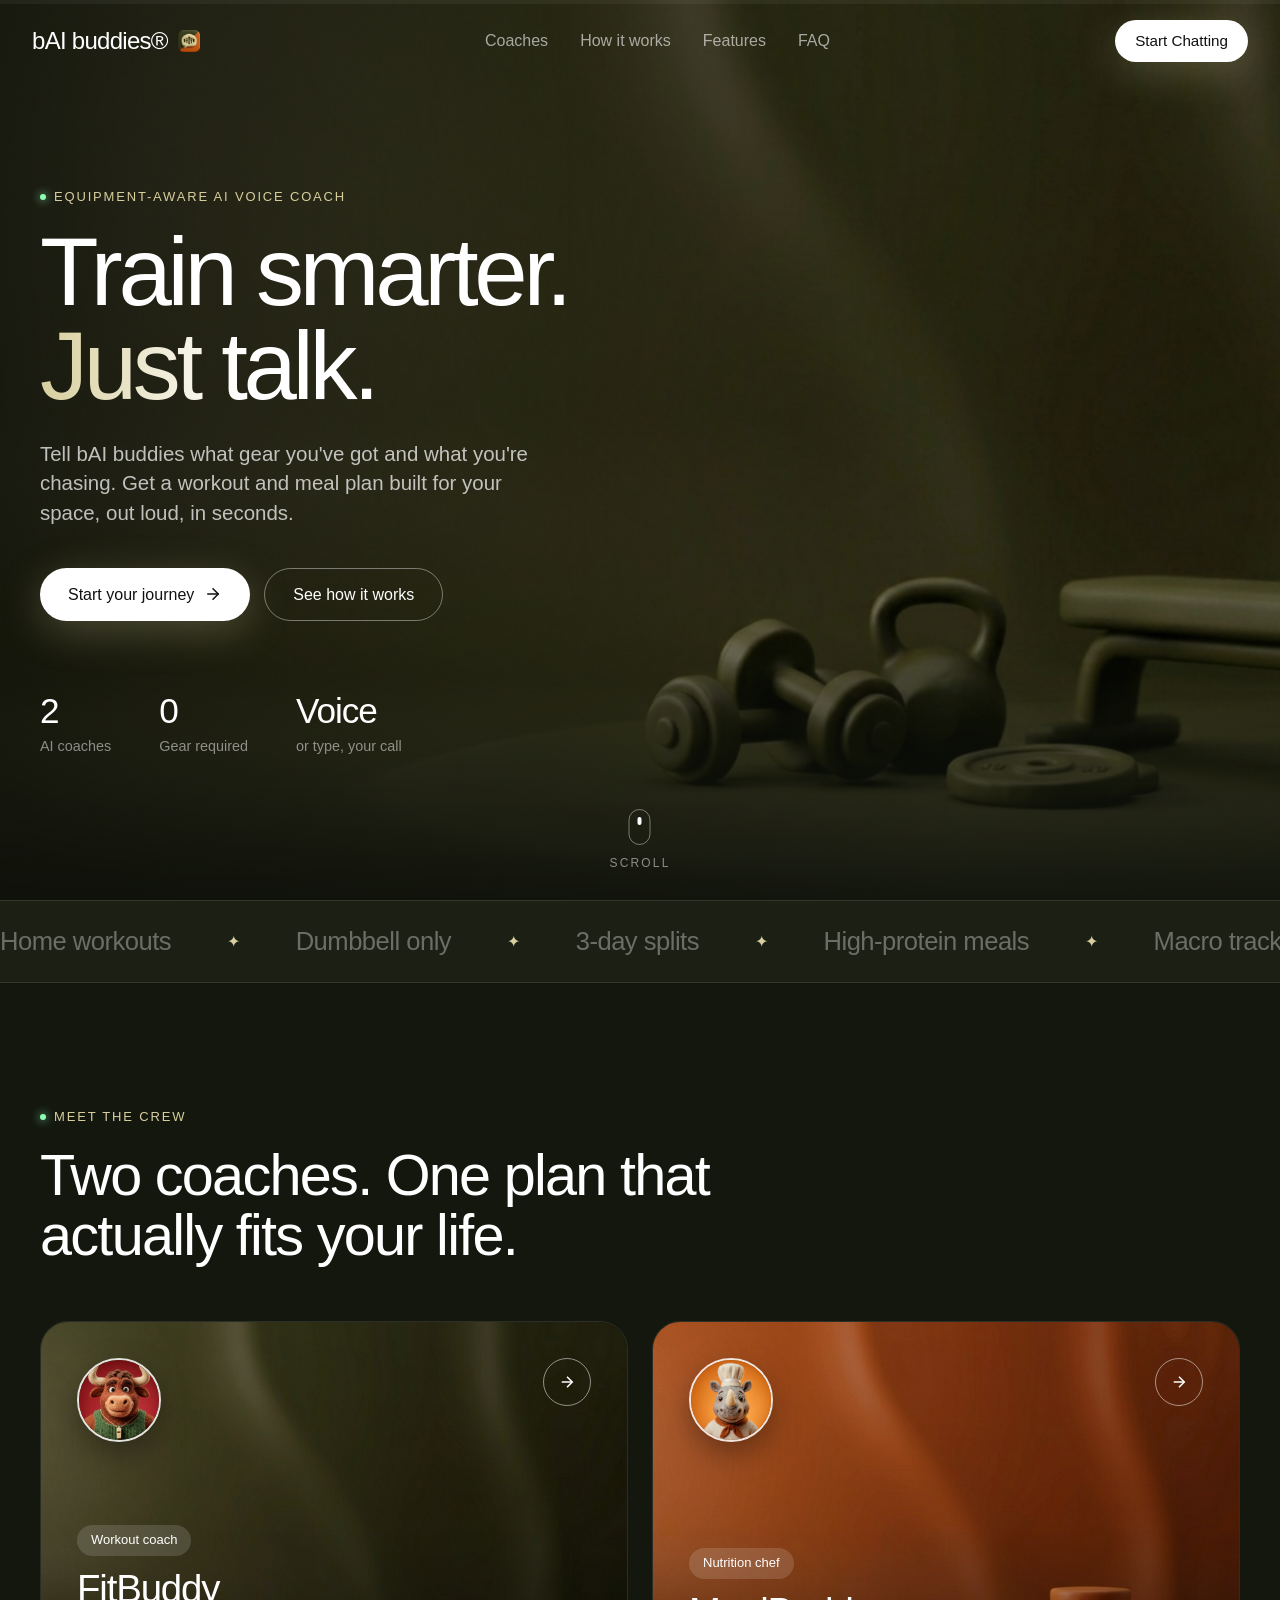
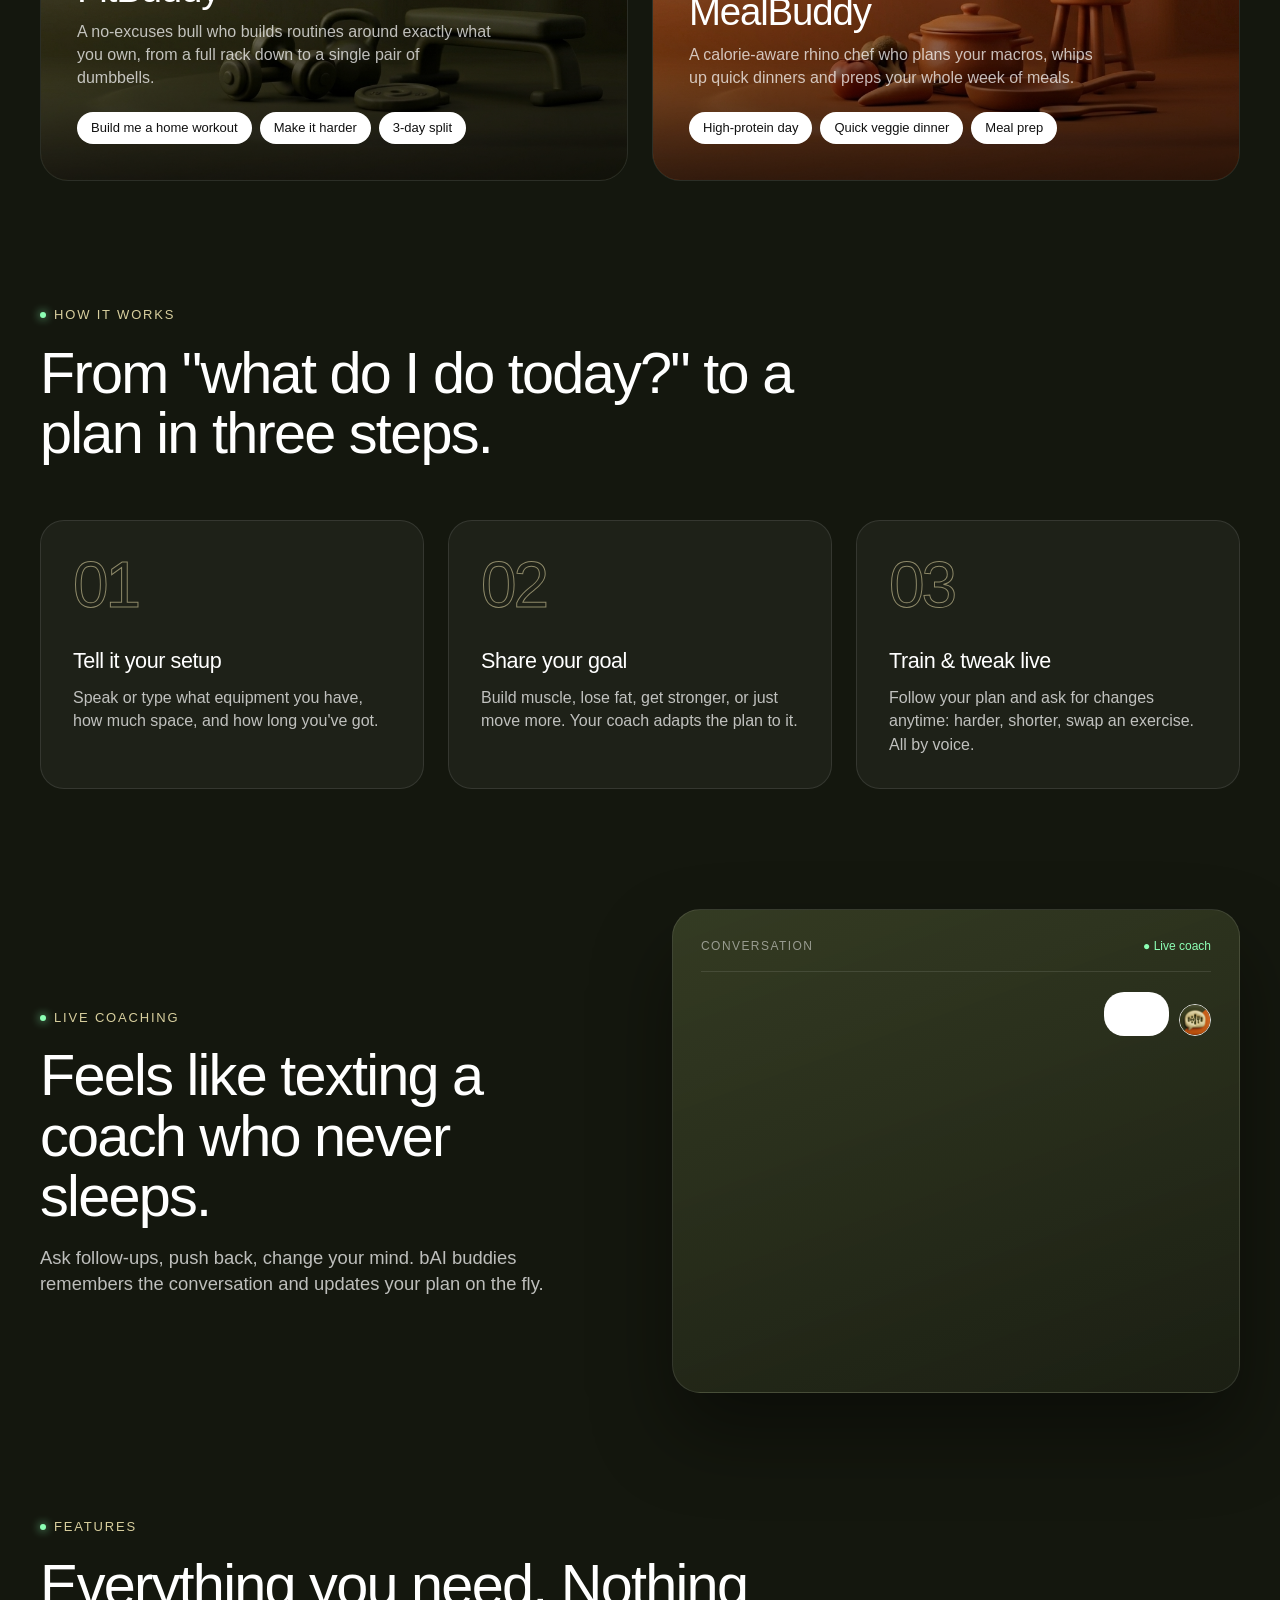
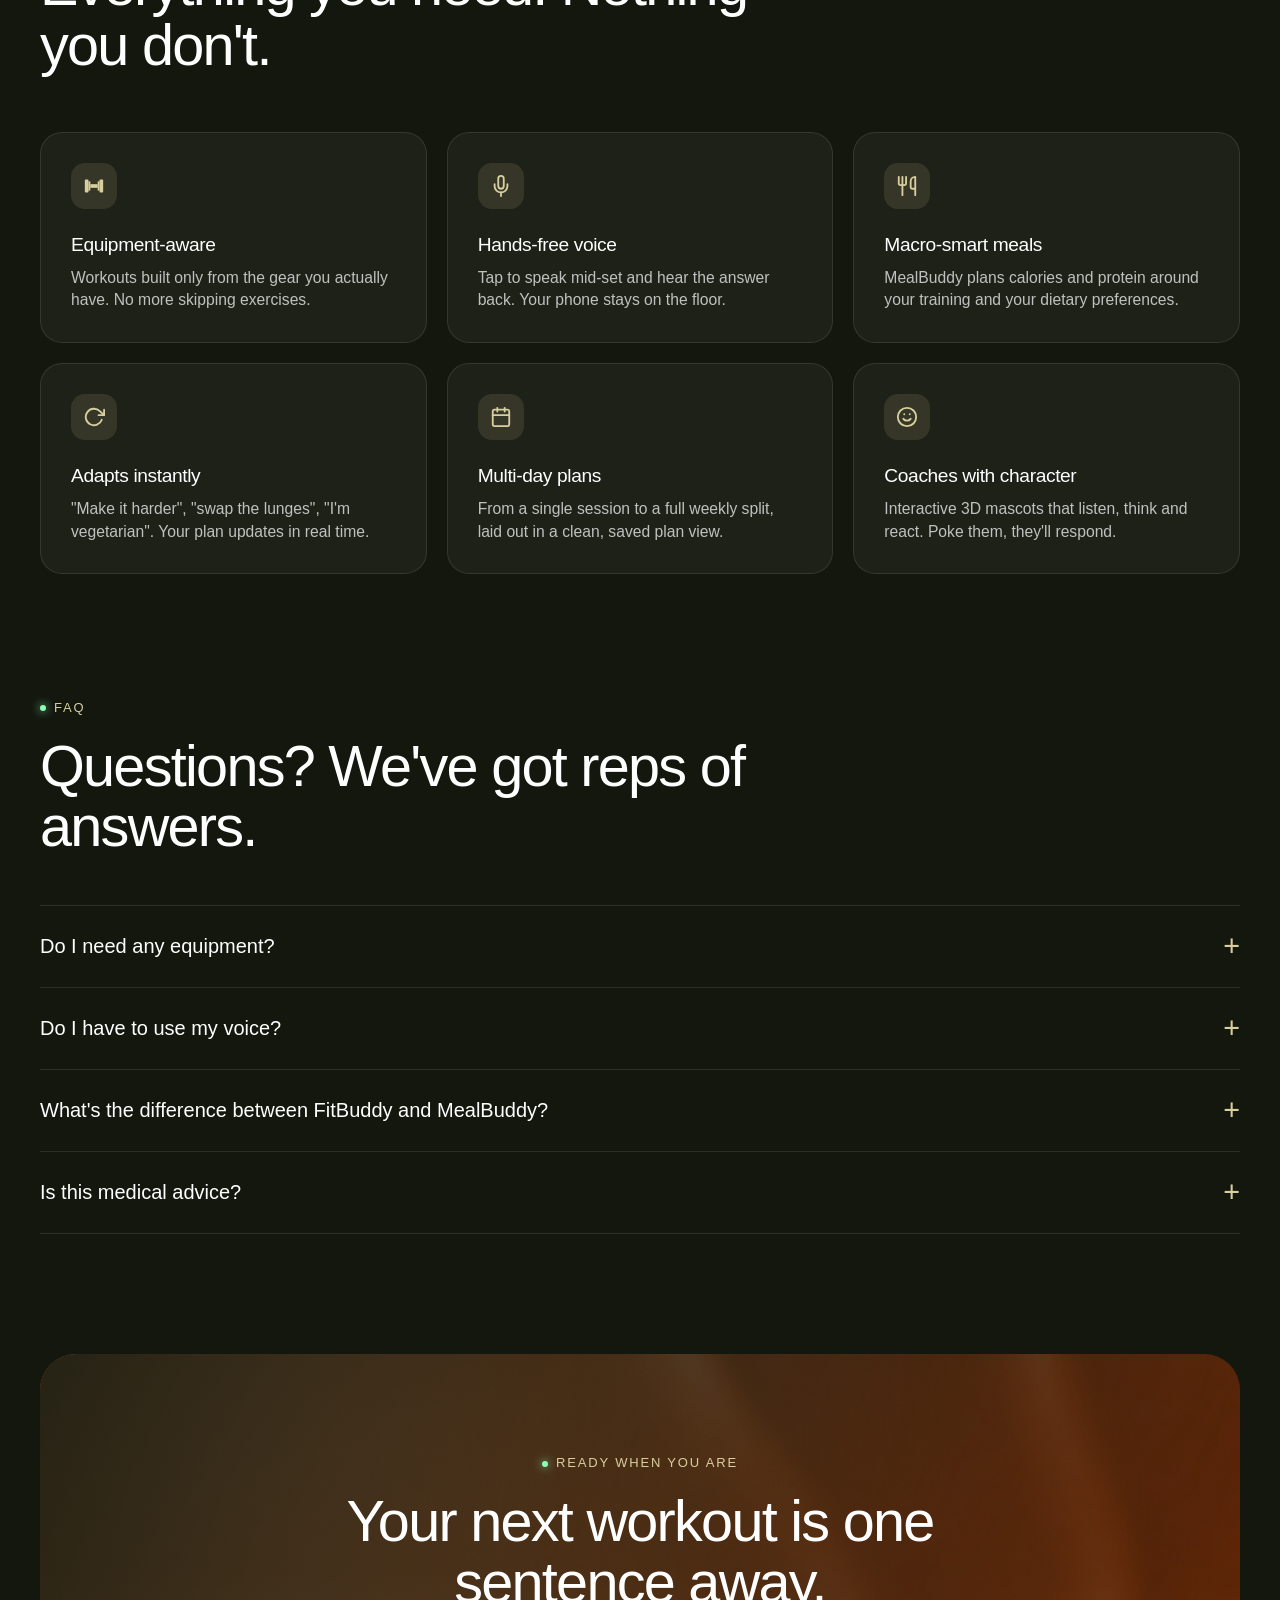
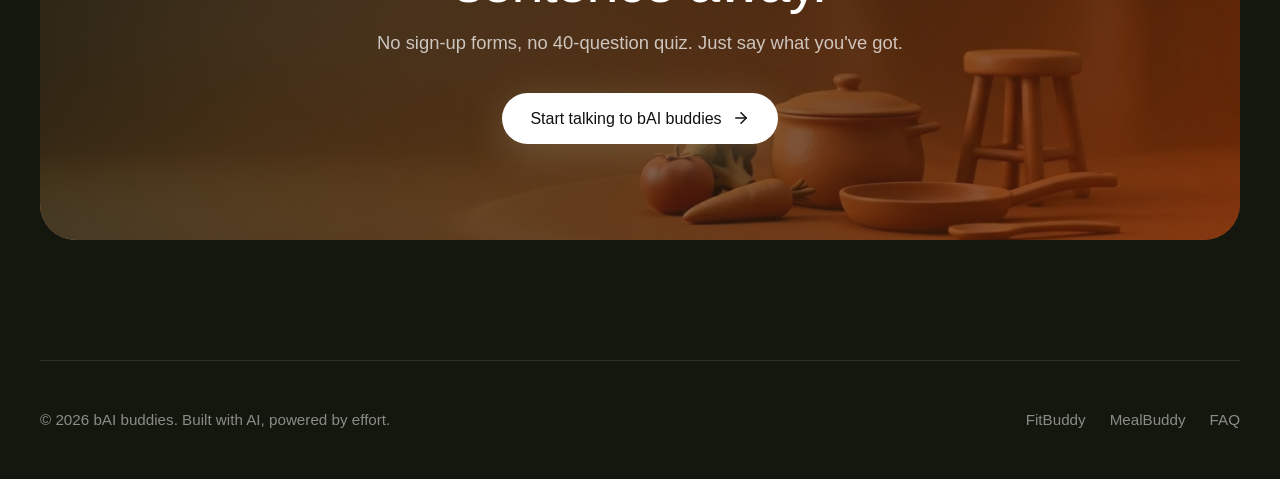
<file: frontend/index.html>
<!DOCTYPE html>
<html lang="en">

<head>
    <meta charset="UTF-8">
    <meta name="viewport" content="width=device-width, initial-scale=1.0, viewport-fit=cover">
    <title>bAI buddies: AI Voice Fitness &amp; Nutrition Coach</title>
    <meta name="description"
        content="bAI buddies is an equipment-aware AI voice fitness coach, and MealBuddy is its nutrition chef. Talk or type to build workout and meal plans tailored to your gear, space and goals.">
    <meta name="theme-color" content="#1c2014">
    <link rel="icon" type="image/png" sizes="32x32" href="icon-32.png">
    <link rel="icon" type="image/png" sizes="192x192" href="icon-192.png">
    <link rel="apple-touch-icon" href="apple-touch-icon.png">

    <link rel="stylesheet"
        href="https://db.onlinewebfonts.com/c/5ac3fe7c6abd2f62067f266d89671492?family=HelveticaNowDisplay-Medium">
    <link rel="stylesheet"
        href="https://db.onlinewebfonts.com/c/1aa3377e489837a26d019bba501e779d?family=HelveticaNowDisplayW01-Rg">

    <link rel="stylesheet" href="style.css?v=32">

    <style>
        /* =========================================================
           LANDING PAGE — always dark, olive (fit) + orange (meal)
           ========================================================= */
        :root {
            --l-bg: #14170e;
            --l-bg-2: #1c2014;
            --l-olive: #4f5934;
            --l-khaki: #d8cf9e;
            --l-orange: #e8701e;
            --l-card: rgba(255, 255, 255, 0.045);
            --l-card-hover: rgba(255, 255, 255, 0.08);
            --l-line: rgba(255, 255, 255, 0.1);
            --l-text-2: rgba(255, 255, 255, 0.72);
            --l-text-3: rgba(255, 255, 255, 0.5);
        }

        html,
        body {
            height: auto;
            min-height: 100%;
            overflow-x: hidden;
            overflow-y: auto;
        }

        html {
            -ms-overflow-style: none; /* IE and Edge */
            scrollbar-width: none; /* Firefox */
        }

        /* Hide Scrollbar */
        ::-webkit-scrollbar {
            display: none;
        }

        /* Scroll Progress Bar */
        .scroll-progress-container {
            position: fixed;
            top: 0;
            left: 0;
            width: 100%;
            height: 4px;
            background: rgba(255, 255, 255, 0.05);
            z-index: 9999;
            pointer-events: none;
        }

        .scroll-progress-bar {
            height: 100%;
            width: 0%;
            background: linear-gradient(90deg, #8cffb4, #e8701e);
            border-radius: 0 2px 2px 0;
            transition: width 0.05s ease-out;
            box-shadow: 0 0 10px rgba(140, 255, 180, 0.4);
        }

        body {
            background: var(--l-bg);
            color: #fff;
            scroll-behavior: smooth;
        }

        a {
            color: inherit;
        }

        .container {
            width: min(1200px, 100% - 48px);
            margin: 0 auto;
        }

        .eyebrow {
            display: inline-flex;
            align-items: center;
            gap: 8px;
            font-size: 13px;
            letter-spacing: 0.14em;
            text-transform: uppercase;
            color: var(--l-khaki);
            margin-bottom: 18px;
        }

        .eyebrow::before {
            content: '';
            width: 6px;
            height: 6px;
            border-radius: 50%;
            background: #8cffb4;
            box-shadow: 0 0 10px #8cffb4;
        }

        .section {
            padding: 120px 0;
            position: relative;
        }

        .section-title {
            font-family: var(--font-heading);
            font-size: clamp(2.2rem, 4.5vw, 3.6rem);
            line-height: 1.05;
            letter-spacing: -0.03em;
            max-width: 760px;
        }

        .section-lead {
            margin-top: 18px;
            max-width: 560px;
            font-size: 1.15rem;
            color: var(--l-text-2);
        }

        /* ---------- NAV ---------- */
        .l-nav {
            position: fixed;
            top: 0;
            left: 0;
            right: 0;
            z-index: 20;
            display: flex;
            align-items: center;
            justify-content: space-between;
            padding: 20px 32px;
            transition: background 0.4s ease, backdrop-filter 0.4s ease, padding 0.4s ease;
        }

        .l-nav.scrolled {
            background: rgba(20, 23, 14, 0.72);
            backdrop-filter: blur(14px);
            -webkit-backdrop-filter: blur(14px);
            padding: 14px 32px;
            border-bottom: 1px solid var(--l-line);
        }

        .l-brand {
            display: flex;
            align-items: center;
            gap: 10px;
            font-family: var(--font-heading);
            font-size: 24px;
            letter-spacing: -0.03em;
            text-decoration: none;
        }

        .l-links {
            display: flex;
            gap: 32px;
            font-size: 16px;
        }

        .l-links a {
            text-decoration: none;
            opacity: 0.6;
            transition: opacity 0.2s ease;
        }

        .l-links a:hover {
            opacity: 1;
        }

        .btn {
            display: inline-flex;
            align-items: center;
            gap: 10px;
            padding: 14px 28px;
            border-radius: 100px;
            font-size: 1rem;
            text-decoration: none;
            white-space: nowrap;
            transition: transform 0.25s var(--ease-out), background 0.25s ease, color 0.25s ease, box-shadow 0.25s ease;
        }

        .btn svg {
            transition: transform 0.25s var(--ease-out);
        }

        .btn:hover svg {
            transform: translateX(4px);
        }

        .btn-primary {
            background: #fff;
            color: #111;
            box-shadow: 0 10px 40px rgba(216, 207, 158, 0.25);
        }

        .btn-primary:hover {
            transform: translateY(-2px);
            background: var(--l-khaki);
        }

        .btn-ghost {
            border: 1px solid rgba(255, 255, 255, 0.4);
            color: #fff;
        }

        .btn-ghost:hover {
            background: rgba(255, 255, 255, 0.1);
            transform: translateY(-2px);
        }

        .btn-sm {
            padding: 10px 20px;
            font-size: 0.95rem;
        }

        /* ---------- HERO ---------- */
        .hero {
            min-height: 100vh;
            min-height: 100svh;
            display: flex;
            align-items: center;
            position: relative;
            overflow: hidden;
            padding: 120px 0 80px;
        }

        .hero-bg {
            position: absolute;
            inset: -4%;
            background: url('bg-fitbuddy-olive.jpg') center bottom / cover no-repeat;
            will-change: transform;
        }

        .hero::after {
            content: '';
            position: absolute;
            inset: 0;
            pointer-events: none;
            background:
                linear-gradient(90deg, rgba(14, 16, 9, 0.85) 0%, rgba(14, 16, 9, 0.45) 45%, rgba(14, 16, 9, 0.1) 75%),
                linear-gradient(0deg, var(--l-bg) 0%, rgba(20, 23, 14, 0) 30%);
        }

        .hero-inner {
            position: relative;
            z-index: 1;
        }

        .hero-title {
            font-family: var(--font-heading);
            font-size: clamp(3rem, 7.5vw, 6.4rem);
            line-height: 0.98;
            letter-spacing: -0.045em;
            max-width: 820px;
        }

        .hero-title em {
            font-style: normal;
            background: linear-gradient(90deg, var(--l-khaki), #fff 60%);
            -webkit-background-clip: text;
            background-clip: text;
            color: transparent;
        }

        .hero-sub {
            margin: 26px 0 40px;
            max-width: 520px;
            font-size: clamp(1.1rem, 1.6vw, 1.3rem);
            color: var(--l-text-2);
        }

        .hero-ctas {
            display: flex;
            gap: 14px;
            flex-wrap: wrap;
        }

        .hero-stats {
            display: flex;
            gap: 48px;
            margin-top: 64px;
            flex-wrap: wrap;
        }

        .stat-num {
            font-family: var(--font-heading);
            font-size: 2.2rem;
            letter-spacing: -0.03em;
        }

        .stat-label {
            font-size: 0.9rem;
            color: var(--l-text-3);
        }

        .scroll-cue {
            position: absolute;
            left: 50%;
            bottom: 28px;
            z-index: 2;
            transform: translateX(-50%);
            display: flex;
            flex-direction: column;
            align-items: center;
            gap: 10px;
            font-size: 12px;
            letter-spacing: 0.18em;
            text-transform: uppercase;
            color: var(--l-text-3);
            text-decoration: none;
        }

        .scroll-cue span {
            width: 22px;
            height: 36px;
            border: 1.5px solid rgba(255, 255, 255, 0.4);
            border-radius: 12px;
            position: relative;
        }

        .scroll-cue span::after {
            content: '';
            position: absolute;
            left: 50%;
            top: 7px;
            width: 4px;
            height: 8px;
            margin-left: -2px;
            border-radius: 2px;
            background: #fff;
            animation: wheel 1.8s ease-in-out infinite;
        }

        @keyframes wheel {
            0% {
                opacity: 0;
                transform: translateY(0);
            }

            30% {
                opacity: 1;
            }

            100% {
                opacity: 0;
                transform: translateY(12px);
            }
        }

        /* ---------- MARQUEE ---------- */
        .marquee {
            border-top: 1px solid var(--l-line);
            border-bottom: 1px solid var(--l-line);
            overflow: hidden;
            padding: 22px 0;
            background: var(--l-bg-2);
        }

        .marquee-track {
            display: flex;
            gap: 56px;
            width: max-content;
            animation: marquee 32s linear infinite;
            font-family: var(--font-heading);
            font-size: 1.6rem;
            letter-spacing: -0.02em;
            color: rgba(255, 255, 255, 0.35);
        }

        .marquee-track span {
            display: inline-flex;
            align-items: center;
            gap: 56px;
        }

        .marquee-track span::after {
            content: '✦';
            color: var(--l-khaki);
            font-size: 1rem;
        }

        @keyframes marquee {
            to {
                transform: translateX(-50%);
            }
        }

        /* ---------- COACHES ---------- */
        .coaches {
            display: grid;
            grid-template-columns: 1fr 1fr;
            gap: 24px;
            margin-top: 56px;
        }

        .coach-card {
            position: relative;
            overflow: hidden;
            border-radius: 28px;
            min-height: 460px;
            padding: 36px;
            display: flex;
            flex-direction: column;
            justify-content: flex-end;
            border: 1px solid var(--l-line);
            text-decoration: none;
            isolation: isolate;
        }

        .coach-card::before {
            content: '';
            position: absolute;
            inset: 0;
            z-index: -2;
            background-size: cover;
            background-position: right bottom;
            transition: transform 1.2s var(--ease-out);
        }

        .coach-card::after {
            content: '';
            position: absolute;
            inset: 0;
            z-index: -1;
            background: linear-gradient(0deg, rgba(0, 0, 0, 0.7) 0%, rgba(0, 0, 0, 0.1) 55%, rgba(0, 0, 0, 0) 100%);
        }

        .coach-card:hover::before {
            transform: scale(1.06);
        }

        .coach-fit::before {
            background-image: url('bg-fitbuddy-olive.jpg');
        }

        .coach-meal::before {
            background-image: url('bg-mealbuddy-kitchen.jpg');
        }

        .coach-avatar {
            width: 84px;
            height: 84px;
            border-radius: 50%;
            border: 2px solid rgba(255, 255, 255, 0.85);
            object-fit: cover;
            margin-bottom: auto;
            box-shadow: 0 12px 30px rgba(0, 0, 0, 0.35);
            transition: transform 0.6s var(--ease-out);
        }

        .coach-card:hover .coach-avatar {
            transform: rotate(-6deg) scale(1.06);
        }

        .coach-tag {
            display: inline-block;
            margin-bottom: 14px;
            padding: 6px 14px;
            border-radius: 100px;
            font-size: 13px;
            background: rgba(255, 255, 255, 0.14);
            backdrop-filter: blur(8px);
        }

        .coach-name {
            font-family: var(--font-heading);
            font-size: 2.4rem;
            letter-spacing: -0.03em;
            line-height: 1;
        }

        .coach-desc {
            margin: 12px 0 22px;
            color: var(--l-text-2);
            max-width: 420px;
        }

        .coach-chips {
            display: flex;
            flex-wrap: wrap;
            gap: 8px;
        }

        .coach-chips span {
            padding: 7px 14px;
            border-radius: 100px;
            font-size: 13px;
            background: #fff;
            color: #111;
        }

        .coach-go {
            position: absolute;
            top: 36px;
            right: 36px;
            width: 48px;
            height: 48px;
            border-radius: 50%;
            display: flex;
            align-items: center;
            justify-content: center;
            border: 1px solid rgba(255, 255, 255, 0.5);
            transition: background 0.25s ease, color 0.25s ease, transform 0.4s var(--ease-out);
        }

        .coach-card:hover .coach-go {
            background: #fff;
            color: #111;
            transform: rotate(-45deg);
        }

        /* ---------- HOW IT WORKS ---------- */
        .steps {
            display: grid;
            grid-template-columns: repeat(3, 1fr);
            gap: 24px;
            margin-top: 56px;
            counter-reset: step;
        }

        .step {
            padding: 32px;
            border-radius: 24px;
            background: var(--l-card);
            border: 1px solid var(--l-line);
            transition: background 0.3s ease, transform 0.4s var(--ease-out);
        }

        .step:hover {
            background: var(--l-card-hover);
            transform: translateY(-6px);
        }

        .step-num {
            font-family: var(--font-heading);
            font-size: 4rem;
            line-height: 1;
            letter-spacing: -0.05em;
            color: transparent;
            -webkit-text-stroke: 1px rgba(216, 207, 158, 0.6);
            margin-bottom: 28px;
        }

        .step h3 {
            font-size: 1.35rem;
            margin-bottom: 10px;
        }

        .step p {
            color: var(--l-text-2);
        }

        /* ---------- FEATURES ---------- */
        .features {
            display: grid;
            grid-template-columns: repeat(3, 1fr);
            gap: 20px;
            margin-top: 56px;
        }

        .feature {
            padding: 30px;
            border-radius: 22px;
            background: var(--l-card);
            border: 1px solid var(--l-line);
            transition: background 0.3s ease, border-color 0.3s ease;
        }

        .feature:hover {
            background: var(--l-card-hover);
            border-color: rgba(216, 207, 158, 0.35);
        }

        .feature-icon {
            width: 46px;
            height: 46px;
            border-radius: 14px;
            display: flex;
            align-items: center;
            justify-content: center;
            background: rgba(216, 207, 158, 0.12);
            color: var(--l-khaki);
            margin-bottom: 22px;
        }

        .feature h3 {
            font-size: 1.2rem;
            margin-bottom: 8px;
        }

        .feature p {
            color: var(--l-text-2);
            font-size: 0.98rem;
        }

        /* ---------- DEMO CHAT ---------- */
        .demo {
            display: grid;
            grid-template-columns: 1fr 1fr;
            gap: 64px;
            align-items: center;
        }

        .demo-window {
            border-radius: 28px;
            padding: 28px;
            background: linear-gradient(160deg, rgba(79, 89, 52, 0.55), rgba(28, 32, 20, 0.9));
            border: 1px solid var(--l-line);
            box-shadow: 0 40px 80px rgba(0, 0, 0, 0.4);
        }

        .demo-head {
            display: flex;
            justify-content: space-between;
            align-items: center;
            font-size: 12px;
            letter-spacing: 0.12em;
            text-transform: uppercase;
            color: var(--l-text-3);
            padding-bottom: 16px;
            margin-bottom: 20px;
            border-bottom: 1px solid var(--l-line);
        }

        .demo-head b {
            font-weight: 400;
            color: #8cffb4;
            letter-spacing: 0;
            text-transform: none;
        }

        .bubble-row {
            display: flex;
            gap: 10px;
            align-items: flex-end;
            margin-bottom: 14px;
            opacity: 0;
            transform: translateY(10px);
            transition: opacity 0.5s ease, transform 0.5s var(--ease-out);
        }

        .bubble-row.show {
            opacity: 1;
            transform: none;
        }

        .bubble-row.user {
            flex-direction: row-reverse;
        }

        .bubble-row img {
            width: 32px;
            height: 32px;
            border-radius: 50%;
            border: 1.5px solid rgba(255, 255, 255, 0.85);
            object-fit: cover;
            flex: 0 0 32px;
        }

        .bubble {
            padding: 11px 16px;
            border-radius: 20px;
            max-width: 80%;
            background: rgba(255, 255, 255, 0.12);
            border: 1px solid var(--l-line);
        }

        .bubble-row.user .bubble {
            background: #fff;
            color: #111;
        }

        .wave {
            display: flex;
            gap: 4px;
            align-items: center;
            height: 20px;
        }

        .wave i {
            width: 3px;
            border-radius: 2px;
            background: #111;
            animation: wave 1s ease-in-out infinite;
        }

        .wave i:nth-child(2) {
            animation-delay: 0.1s;
        }

        .wave i:nth-child(3) {
            animation-delay: 0.2s;
        }

        .wave i:nth-child(4) {
            animation-delay: 0.3s;
        }

        .wave i:nth-child(5) {
            animation-delay: 0.4s;
        }

        @keyframes wave {

            0%,
            100% {
                height: 4px;
            }

            50% {
                height: 18px;
            }
        }

        /* ---------- FAQ ---------- */
        .faq {
            margin-top: 48px;
            border-top: 1px solid var(--l-line);
        }

        .faq details {
            border-bottom: 1px solid var(--l-line);
        }

        .faq summary {
            list-style: none;
            display: flex;
            justify-content: space-between;
            align-items: center;
            padding: 26px 0;
            font-size: 1.25rem;
        }

        .faq summary::-webkit-details-marker {
            display: none;
        }

        .faq summary::after {
            content: '+';
            font-size: 1.8rem;
            line-height: 1;
            color: var(--l-khaki);
            transition: transform 0.3s var(--ease-out);
        }

        .faq details[open] summary::after {
            transform: rotate(45deg);
        }

        .faq details p {
            padding: 0 0 26px;
            max-width: 720px;
            color: var(--l-text-2);
        }

        /* ---------- FINAL CTA ---------- */
        .final {
            position: relative;
            overflow: hidden;
            border-radius: 36px;
            padding: 96px 48px;
            text-align: center;
            background: url('bg-mealbuddy-kitchen.jpg') center / cover no-repeat;
            isolation: isolate;
        }

        .final::before {
            content: '';
            position: absolute;
            inset: 0;
            z-index: -1;
            background: linear-gradient(120deg, rgba(28, 32, 20, 0.92) 0%, rgba(28, 32, 20, 0.6) 50%, rgba(122, 46, 5, 0.55) 100%);
        }

        .final .section-title {
            margin: 0 auto;
        }

        .final .section-lead {
            margin: 18px auto 36px;
        }

        /* ---------- FOOTER ---------- */
        .l-footer {
            padding: 48px 0;
            margin-top: 120px;
            border-top: 1px solid var(--l-line);
            display: flex;
            justify-content: space-between;
            align-items: center;
            gap: 20px;
            flex-wrap: wrap;
            color: var(--l-text-3);
            font-size: 0.95rem;
        }

        .l-footer nav {
            display: flex;
            gap: 24px;
        }

        .l-footer a {
            text-decoration: none;
            transition: color 0.2s ease;
        }

        .l-footer a:hover {
            color: #fff;
        }

        /* ---------- SCROLL REVEAL ---------- */
        .reveal {
            opacity: 0;
            transform: translateY(36px);
            filter: blur(6px);
            transition: opacity 0.9s var(--ease-out), transform 0.9s var(--ease-out), filter 0.9s var(--ease-out);
        }

        .reveal.in {
            opacity: 1;
            transform: none;
            filter: none;
        }

        .reveal-d1 {
            transition-delay: 0.1s;
        }

        .reveal-d2 {
            transition-delay: 0.2s;
        }

        .reveal-d3 {
            transition-delay: 0.3s;
        }

        /* ---------- CURSOR ---------- */
        @media (pointer: fine) {

            html,
            body,
            a,
            button,
            summary {
                cursor: none !important;
            }
        }

        .custom-cursor {
            position: fixed;
            left: 0;
            top: 0;
            z-index: 9999;
            width: 1px;
            height: 1px;
            pointer-events: none;
            opacity: 0;
            transition: opacity 0.2s ease;
        }

        .custom-cursor.is-visible {
            opacity: 1;
        }

        .cursor-dot,
        .cursor-orbit {
            position: absolute;
            left: 0;
            top: 0;
            border-radius: 50%;
        }

        .cursor-dot {
            width: 8px;
            height: 8px;
            background: #fff;
        }

        .cursor-orbit {
            width: 38px;
            height: 38px;
            border: 1px solid rgba(216, 207, 158, 0.7);
            transition: width 0.3s var(--ease-out), height 0.3s var(--ease-out), background 0.3s ease;
        }

        .custom-cursor.is-enter .cursor-orbit {
            width: 56px;
            height: 56px;
            background: rgba(216, 207, 158, 0.15);
        }

        body:not(.preload-complete) .custom-cursor {
            opacity: 0 !important;
        }

        /* ---------- PRELOADER ---------- */
        .preloader {
            position: fixed;
            inset: 0;
            z-index: 9998;
            background: #0e1009;
            display: flex;
            justify-content: center;
            align-items: flex-end;
            padding-bottom: 12vh;
            transition: opacity 0.8s ease, visibility 0.8s;
        }

        .preloader.is-background {
            opacity: 0;
            visibility: hidden;
        }

        .preloader-logo {
            position: relative;
            width: 96px;
            height: 96px;
        }

        .preloader-icon {
            width: 100%;
            height: 100%;
        }

        .preloader-icon.bg {
            color: rgba(255, 255, 255, 0.15);
        }

        .preloader-fill {
            position: absolute;
            left: 0;
            top: 0;
            width: var(--load-pct, 0%);
            height: 100%;
            overflow: hidden;
            color: #fff;
        }

        .preloader-icon.fg {
            width: 96px;
            height: 96px;
        }

        .preloader-logo.is-leaving {
            animation: preload-count-out 0.75s cubic-bezier(.22, 1, .36, 1) both;
        }

        @keyframes preload-count-out {
            to {
                opacity: 0;
                filter: blur(7px);
                transform: translateY(-34px);
            }
        }

        body:not(.intro-ready) .hero .stagger {
            opacity: 0;
        }

        .intro-ready .hero .stagger {
            animation: rise 1s cubic-bezier(.16, 1, .3, 1) both;
        }

        .intro-ready .hero .stagger:nth-child(1) {
            animation-delay: 0.05s;
        }

        .intro-ready .hero .stagger:nth-child(2) {
            animation-delay: 0.2s;
        }

        .intro-ready .hero .stagger:nth-child(3) {
            animation-delay: 0.35s;
        }

        .intro-ready .hero .stagger:nth-child(4) {
            animation-delay: 0.5s;
        }

        .intro-ready .hero .stagger:nth-child(5) {
            animation-delay: 0.65s;
        }

        @keyframes rise {
            from {
                opacity: 0;
                filter: blur(10px);
                transform: translateY(36px);
            }

            to {
                opacity: 1;
                filter: blur(0);
                transform: translateY(0);
            }
        }

        /* ---------- RESPONSIVE ---------- */
        @media (max-width: 900px) {
            .l-links {
                display: none;
            }

            .coaches,
            .demo {
                grid-template-columns: 1fr;
            }

            .steps,
            .features {
                grid-template-columns: 1fr;
            }

            .section {
                padding: 88px 0;
            }

            .hero-stats {
                gap: 28px;
            }

            .final {
                padding: 72px 24px;
            }
        }

        @media (prefers-reduced-motion: reduce) {

            .reveal,
            .bubble-row {
                opacity: 1;
                transform: none;
                filter: none;
                transition: none;
            }

            .marquee-track,
            .wave i,
            .scroll-cue span::after {
                animation: none;
            }
        }
    </style>
</head>

<body>
    <!-- Scroll Progress Bar -->
    <div class="scroll-progress-container" aria-hidden="true">
        <div class="scroll-progress-bar" id="scroll-progress-bar"></div>
    </div>

    <div class="custom-cursor" aria-hidden="true">
        <span class="cursor-orbit"></span><span class="cursor-dot"></span>
    </div>

    <div class="preloader" id="preloader" aria-label="Loading">
        <div class="preloader-logo" id="preloader-logo">
            <svg class="preloader-icon bg" viewBox="0 0 100 100" fill="currentColor" xmlns="http://www.w3.org/2000/svg">
                <defs>
                    <mask id="bai-mask">
                        <path fill="white" d="M50,10 C22,10 0,28 0,50 C0,63 7,74 18,81 L14,94 C13.5,95.5 15,97 16.5,96 L32,87 C38,89 44,90 50,90 C78,90 100,72 100,50 C100,28 78,10 50,10 Z" />
                        <g fill="black">
                            <rect x="12" y="42" width="5" height="16" rx="2.5" />
                            <rect x="22" y="36" width="5" height="28" rx="2.5" />
                            <rect x="36" y="36" width="5" height="28" rx="2.5" />
                            <rect x="26" y="48" width="11" height="4" />
                            <circle cx="31.5" cy="42" r="2.5" />
                            <circle cx="31.5" cy="58" r="2.5" />
                            <rect x="49" y="28" width="4" height="45" rx="2" />
                            <path d="M53,28 C57,28 58,36 58,40 C58,44 56,47 53,47 Z" />
                            <rect x="63" y="35" width="3" height="12" rx="1.5" />
                            <rect x="69" y="35" width="3" height="12" rx="1.5" />
                            <rect x="75" y="35" width="3" height="12" rx="1.5" />
                            <path d="M63,44 L63,46 C63,51 66.5,54 70.5,54 C74.5,54 78,51 78,46 L78,44 Z" />
                            <rect x="69" y="50" width="3" height="23" rx="1.5" />
                            <rect x="83" y="42" width="5" height="16" rx="2.5" />
                        </g>
                    </mask>
                </defs>
                <rect x="0" y="0" width="100" height="100" mask="url(#bai-mask)" />
            </svg>
            <div class="preloader-fill">
                <svg class="preloader-icon fg" viewBox="0 0 100 100" fill="currentColor">
                    <rect x="0" y="0" width="100" height="100" mask="url(#bai-mask)" />
                </svg>
            </div>
        </div>
    </div>

    <header class="l-nav" id="l-nav">
        <a href="#top" class="l-brand" id="nav-brand">
            bAI buddies&reg;
            <img src="icon-32.png" width="22" height="22" alt="" aria-hidden="true" style="border-radius: 4px;">
        </a>
        <nav class="l-links" aria-label="Sections">
            <a href="#coaches" id="nav-coaches">Coaches</a>
            <a href="#how" id="nav-how">How it works</a>
            <a href="#features" id="nav-features">Features</a>
            <a href="#faq" id="nav-faq">FAQ</a>
        </nav>
        <a href="app.html" class="btn btn-primary btn-sm" id="nav-cta">Start Chatting</a>
    </header>

    <main id="top">
        <!-- HERO -->
        <section class="hero" aria-labelledby="hero-title">
            <div class="hero-bg" id="hero-bg"></div>
            <div class="container hero-inner">
                <div class="eyebrow stagger">Equipment-aware AI voice coach</div>
                <h1 class="hero-title stagger" id="hero-title">Train smarter.<br><em>Just talk.</em></h1>
                <p class="hero-sub stagger">Tell bAI buddies what gear you've got and what you're chasing. Get a workout
                    and meal plan built for your space, out loud, in seconds.</p>
                <div class="hero-ctas stagger">
                    <a href="app.html" class="btn btn-primary" id="hero-cta">
                        Start your journey
                        <svg width="18" height="18" viewBox="0 0 24 24" fill="none" stroke="currentColor"
                            stroke-width="2" stroke-linecap="round" stroke-linejoin="round">
                            <line x1="5" y1="12" x2="19" y2="12" />
                            <polyline points="12 5 19 12 12 19" />
                        </svg>
                    </a>
                    <a href="#how" class="btn btn-ghost" id="hero-secondary">See how it works</a>
                </div>
                <div class="hero-stats stagger">
                    <div>
                        <div class="stat-num">2</div>
                        <div class="stat-label">AI coaches</div>
                    </div>
                    <div>
                        <div class="stat-num">0</div>
                        <div class="stat-label">Gear required</div>
                    </div>
                    <div>
                        <div class="stat-num">Voice</div>
                        <div class="stat-label">or type, your call</div>
                    </div>
                </div>
            </div>
            <a href="#coaches" class="scroll-cue" id="scroll-cue" aria-label="Scroll down"><span></span>Scroll</a>
        </section>

        <!-- MARQUEE -->
        <div class="marquee" aria-hidden="true">
            <div class="marquee-track">
                <span>Home workouts</span><span>Dumbbell only</span><span>3-day splits</span><span>High-protein
                    meals</span><span>Macro tracking</span><span>Meal prep</span><span>Hands-free coaching</span>
                <span>Home workouts</span><span>Dumbbell only</span><span>3-day splits</span><span>High-protein
                    meals</span><span>Macro tracking</span><span>Meal prep</span><span>Hands-free coaching</span>
            </div>
        </div>

        <!-- COACHES -->
        <section class="section" id="coaches" aria-labelledby="coaches-title">
            <div class="container">
                <div class="eyebrow reveal">Meet the crew</div>
                <h2 class="section-title reveal reveal-d1" id="coaches-title">Two coaches. One plan that actually fits
                    your life.</h2>
                <div class="coaches">
                    <a href="app.html" class="coach-card coach-fit reveal" id="coach-fitbuddy">
                        <img class="coach-avatar" src="avatar-bull.png" alt="FitBuddy the bull">
                        <span class="coach-go" aria-hidden="true"><svg width="18" height="18" viewBox="0 0 24 24"
                                fill="none" stroke="currentColor" stroke-width="2">
                                <line x1="5" y1="12" x2="19" y2="12" />
                                <polyline points="12 5 19 12 12 19" />
                            </svg></span>
                        <div>
                            <span class="coach-tag">Workout coach</span>
                            <h3 class="coach-name">FitBuddy</h3>
                            <p class="coach-desc">A no-excuses bull who builds routines around exactly what you own,
                                from a full rack down to a single pair of dumbbells.</p>
                            <div class="coach-chips"><span>Build me a home workout</span><span>Make it
                                    harder</span><span>3-day split</span></div>
                        </div>
                    </a>
                    <a href="app.html?mode=nutrition" class="coach-card coach-meal reveal reveal-d2" id="coach-mealbuddy">
                        <img class="coach-avatar" src="avatar-rhino.png" alt="MealBuddy the rhino chef">
                        <span class="coach-go" aria-hidden="true"><svg width="18" height="18" viewBox="0 0 24 24"
                                fill="none" stroke="currentColor" stroke-width="2">
                                <line x1="5" y1="12" x2="19" y2="12" />
                                <polyline points="12 5 19 12 12 19" />
                            </svg></span>
                        <div>
                            <span class="coach-tag">Nutrition chef</span>
                            <h3 class="coach-name">MealBuddy</h3>
                            <p class="coach-desc">A calorie-aware rhino chef who plans your macros, whips up quick
                                dinners and preps your whole week of meals.</p>
                            <div class="coach-chips"><span>High-protein day</span><span>Quick veggie
                                    dinner</span><span>Meal prep</span></div>
                        </div>
                    </a>
                </div>
            </div>
        </section>

        <!-- HOW IT WORKS -->
        <section class="section" id="how" aria-labelledby="how-title" style="padding-top: 0;">
            <div class="container">
                <div class="eyebrow reveal">How it works</div>
                <h2 class="section-title reveal reveal-d1" id="how-title">From "what do I do today?" to a plan in three
                    steps.</h2>
                <div class="steps">
                    <div class="step reveal">
                        <div class="step-num">01</div>
                        <h3>Tell it your setup</h3>
                        <p>Speak or type what equipment you have, how much space, and how long you've got.</p>
                    </div>
                    <div class="step reveal reveal-d1">
                        <div class="step-num">02</div>
                        <h3>Share your goal</h3>
                        <p>Build muscle, lose fat, get stronger, or just move more. Your coach adapts the plan to it.
                        </p>
                    </div>
                    <div class="step reveal reveal-d2">
                        <div class="step-num">03</div>
                        <h3>Train &amp; tweak live</h3>
                        <p>Follow your plan and ask for changes anytime: harder, shorter, swap an exercise. All by
                            voice.</p>
                    </div>
                </div>
            </div>
        </section>

        <!-- DEMO -->
        <section class="section" aria-labelledby="demo-title" style="padding-top: 0;">
            <div class="container demo">
                <div>
                    <div class="eyebrow reveal">Live coaching</div>
                    <h2 class="section-title reveal reveal-d1" id="demo-title">Feels like texting a coach who never
                        sleeps.</h2>
                    <p class="section-lead reveal reveal-d2">Ask follow-ups, push back, change your mind. bAI buddies
                        remembers the conversation and updates your plan on the fly.</p>
                </div>
                <div class="demo-window reveal reveal-d1" id="demo-window">
                    <div class="demo-head">Conversation <b>● Live coach</b></div>
                    <div class="bubble-row user"><img src="icon-32.png" alt="">
                        <div class="bubble">
                            <div class="wave" aria-label="Voice message"><i></i><i></i><i></i><i></i><i></i></div>
                        </div>
                    </div>
                    <div class="bubble-row user"><img src="icon-32.png" alt="">
                        <div class="bubble">I only have two 10kg dumbbells and 30 minutes.</div>
                    </div>
                    <div class="bubble-row"><img src="avatar-bull.png" alt="">
                        <div class="bubble">Perfect. Full-body circuit: goblet squats, rows, floor press and lunges. 4
                            rounds, 45s on / 15s off. Ready?</div>
                    </div>
                    <div class="bubble-row user"><img src="icon-32.png" alt="">
                        <div class="bubble">Make it harder.</div>
                    </div>
                    <div class="bubble-row"><img src="avatar-bull.png" alt="">
                        <div class="bubble">Done 💪 Adding tempo squats and a finisher. Let's go.</div>
                    </div>
                </div>
            </div>
        </section>

        <!-- FEATURES -->
        <section class="section" id="features" aria-labelledby="features-title" style="padding-top: 0;">
            <div class="container">
                <div class="eyebrow reveal">Features</div>
                <h2 class="section-title reveal reveal-d1" id="features-title">Everything you need. Nothing you don't.
                </h2>
                <div class="features">
                    <div class="feature reveal">
                        <div class="feature-icon"><svg width="22" height="22" viewBox="0 0 24 24" fill="currentColor">
                                <rect x="2" y="5" width="4" height="14" rx="1" />
                                <rect x="6" y="7" width="2" height="10" />
                                <rect x="18" y="5" width="4" height="14" rx="1" />
                                <rect x="16" y="7" width="2" height="10" />
                                <rect x="8" y="10" width="8" height="4" />
                            </svg></div>
                        <h3>Equipment-aware</h3>
                        <p>Workouts built only from the gear you actually have. No more skipping exercises.</p>
                    </div>
                    <div class="feature reveal reveal-d1">
                        <div class="feature-icon"><svg width="22" height="22" viewBox="0 0 24 24" fill="none"
                                stroke="currentColor" stroke-width="2" stroke-linecap="round">
                                <path d="M12 1a3 3 0 0 0-3 3v8a3 3 0 0 0 6 0V4a3 3 0 0 0-3-3z" />
                                <path d="M19 10v2a7 7 0 0 1-14 0v-2" />
                                <line x1="12" y1="19" x2="12" y2="23" />
                            </svg></div>
                        <h3>Hands-free voice</h3>
                        <p>Tap to speak mid-set and hear the answer back. Your phone stays on the floor.</p>
                    </div>
                    <div class="feature reveal reveal-d2">
                        <div class="feature-icon"><svg width="22" height="22" viewBox="0 0 24 24" fill="none"
                                stroke="currentColor" stroke-width="2" stroke-linecap="round" stroke-linejoin="round">
                                <path d="M3 2v7c0 1.1.9 2 2 2h4a2 2 0 0 0 2-2V2" />
                                <path d="M7 2v20" />
                                <path d="M21 15V2a5 5 0 0 0-5 5v6c0 1.1.9 2 2 2h3Zm0 0v7" />
                            </svg></div>
                        <h3>Macro-smart meals</h3>
                        <p>MealBuddy plans calories and protein around your training and your dietary preferences.</p>
                    </div>
                    <div class="feature reveal">
                        <div class="feature-icon"><svg width="22" height="22" viewBox="0 0 24 24" fill="none"
                                stroke="currentColor" stroke-width="2" stroke-linecap="round" stroke-linejoin="round">
                                <polyline points="23 4 23 10 17 10" />
                                <path d="M20.49 15a9 9 0 1 1-2.12-9.36L23 10" />
                            </svg></div>
                        <h3>Adapts instantly</h3>
                        <p>"Make it harder", "swap the lunges", "I'm vegetarian". Your plan updates in real time.</p>
                    </div>
                    <div class="feature reveal reveal-d1">
                        <div class="feature-icon"><svg width="22" height="22" viewBox="0 0 24 24" fill="none"
                                stroke="currentColor" stroke-width="2" stroke-linecap="round" stroke-linejoin="round">
                                <rect x="3" y="4" width="18" height="18" rx="2" />
                                <line x1="16" y1="2" x2="16" y2="6" />
                                <line x1="8" y1="2" x2="8" y2="6" />
                                <line x1="3" y1="10" x2="21" y2="10" />
                            </svg></div>
                        <h3>Multi-day plans</h3>
                        <p>From a single session to a full weekly split, laid out in a clean, saved plan view.</p>
                    </div>
                    <div class="feature reveal reveal-d2">
                        <div class="feature-icon"><svg width="22" height="22" viewBox="0 0 24 24" fill="none"
                                stroke="currentColor" stroke-width="2" stroke-linecap="round" stroke-linejoin="round">
                                <circle cx="12" cy="12" r="10" />
                                <path d="M8 14s1.5 2 4 2 4-2 4-2" />
                                <line x1="9" y1="9" x2="9.01" y2="9" />
                                <line x1="15" y1="9" x2="15.01" y2="9" />
                            </svg></div>
                        <h3>Coaches with character</h3>
                        <p>Interactive 3D mascots that listen, think and react. Poke them, they'll respond.</p>
                    </div>
                </div>
            </div>
        </section>

        <!-- FAQ -->
        <section class="section" id="faq" aria-labelledby="faq-title" style="padding-top: 0;">
            <div class="container">
                <div class="eyebrow reveal">FAQ</div>
                <h2 class="section-title reveal reveal-d1" id="faq-title">Questions? We've got reps of answers.</h2>
                <div class="faq reveal reveal-d2">
                    <details>
                        <summary>Do I need any equipment?</summary>
                        <p>Nope. Tell bAI buddies you have nothing and it'll build a bodyweight plan. Add gear anytime and
                            the plan adapts.</p>
                    </details>
                    <details>
                        <summary>Do I have to use my voice?</summary>
                        <p>Not at all. Every conversation works by typing too. Voice is there when your hands are busy.
                        </p>
                    </details>
                    <details>
                        <summary>What's the difference between FitBuddy and MealBuddy?</summary>
                        <p>FitBuddy handles training: workouts, splits and progressions. MealBuddy handles nutrition:
                            macros, recipes and meal prep. Switch between them anytime from the top nav.</p>
                    </details>
                    <details>
                        <summary>Is this medical advice?</summary>
                        <p>No. bAI buddies is a general fitness and nutrition assistant. Check with a professional before
                            starting a new program, especially if you have an injury or health condition.</p>
                    </details>
                </div>
            </div>
        </section>

        <!-- FINAL CTA -->
        <section class="container" aria-labelledby="final-title">
            <div class="final reveal">
                <div class="eyebrow">Ready when you are</div>
                <h2 class="section-title" id="final-title">Your next workout is one sentence away.</h2>
                <p class="section-lead">No sign-up forms, no 40-question quiz. Just say what you've got.</p>
                <a href="app.html" class="btn btn-primary" id="final-cta">
                    Start talking to bAI buddies
                    <svg width="18" height="18" viewBox="0 0 24 24" fill="none" stroke="currentColor" stroke-width="2"
                        stroke-linecap="round" stroke-linejoin="round">
                        <line x1="5" y1="12" x2="19" y2="12" />
                        <polyline points="12 5 19 12 12 19" />
                    </svg>
                </a>
            </div>
        </section>
    </main>

    <footer class="container l-footer">
        <span>&copy; 2026 bAI buddies. Built with AI, powered by effort.</span>
        <nav aria-label="Footer">
            <a href="app.html" id="footer-fit">FitBuddy</a>
            <a href="app.html?mode=nutrition" id="footer-meal">MealBuddy</a>
            <a href="#faq" id="footer-faq">FAQ</a>
        </nav>
    </footer>

    <script>
        // Nav background on scroll + hero parallax
        const nav = document.getElementById('l-nav');
        const heroBg = document.getElementById('hero-bg');
        const reduceMotion = window.matchMedia('(prefers-reduced-motion: reduce)').matches;
        window.addEventListener('scroll', () => {
            const y = window.scrollY;
            nav.classList.toggle('scrolled', y > 40);
            if (!reduceMotion && y < window.innerHeight) {
                heroBg.style.transform = `translate3d(0, ${y * 0.25}px, 0) scale(1.05)`;
            }
        }, { passive: true });

        // Scroll reveal
        const io = new IntersectionObserver((entries) => {
            entries.forEach(e => {
                if (e.isIntersecting) { e.target.classList.add('in'); io.unobserve(e.target); }
            });
        }, { threshold: 0.15, rootMargin: '0px 0px -40px 0px' });
        document.querySelectorAll('.reveal').forEach(el => io.observe(el));

        // Demo chat: play bubbles in sequence when visible
        const demo = document.getElementById('demo-window');
        const demoObs = new IntersectionObserver((entries) => {
            if (!entries[0].isIntersecting) return;
            demo.querySelectorAll('.bubble-row').forEach((row, i) => {
                setTimeout(() => row.classList.add('show'), 400 + i * 700);
            });
            demoObs.disconnect();
        }, { threshold: 0.4 });
        demoObs.observe(demo);

        // Custom cursor (fine pointers only)
        const cursor = document.querySelector('.custom-cursor');
        const orbit = document.querySelector('.cursor-orbit');
        const dot = document.querySelector('.cursor-dot');
        if (window.matchMedia('(pointer: fine)').matches) {
            let mx = innerWidth / 2, my = innerHeight / 2, ox = mx, oy = my;
            document.addEventListener('mousemove', (e) => {
                cursor.classList.add('is-visible');
                mx = e.clientX; my = e.clientY;
                dot.style.transform = `translate(${mx}px, ${my}px) translate(-50%, -50%)`;
            });
            document.addEventListener('mouseleave', () => cursor.classList.remove('is-visible'));
            document.querySelectorAll('a, button, summary').forEach(el => {
                el.addEventListener('mouseenter', () => cursor.classList.add('is-enter'));
                el.addEventListener('mouseleave', () => cursor.classList.remove('is-enter'));
            });
            (function loop() {
                ox += (mx - ox) * 0.2; oy += (my - oy) * 0.2;
                orbit.style.transform = `translate(${ox}px, ${oy}px) translate(-50%, -50%)`;
                requestAnimationFrame(loop);
            })();
        } else {
            cursor.style.display = 'none';
        }

        // Preloader
        const preloaderLogo = document.getElementById('preloader-logo');
        const preloader = document.getElementById('preloader');
        const duration = 1800;
        const startTime = performance.now();
        function updatePreloader(time) {
            const p = Math.min(1, (time - startTime) / duration);
            // Ease out cubic
            const ease = 1 - Math.pow(1 - p, 3);
            preloaderLogo.style.setProperty('--load-pct', (ease * 100) + '%');
            if (p < 1) return requestAnimationFrame(updatePreloader);
            preloaderLogo.classList.add('is-leaving');
            setTimeout(() => {
                preloader.classList.add('is-background');
                document.body.classList.add('preload-complete');
                setTimeout(() => document.body.classList.add('intro-ready'), 50);
            }, 400);
        }
        requestAnimationFrame(updatePreloader);

        // Scroll Progress Bar logic
        window.addEventListener('scroll', () => {
            const winScroll = document.body.scrollTop || document.documentElement.scrollTop;
            const height = document.documentElement.scrollHeight - document.documentElement.clientHeight;
            const scrolled = (winScroll / height) * 100;
            const progressBar = document.getElementById("scroll-progress-bar");
            if (progressBar) progressBar.style.width = scrolled + "%";
        });
    </script>
</body>

</html>
</file>
<file: frontend/style.css>
/* =========================================================
   FitBuddy — cinematic hero UI
   Typography: Helvetica Now Display (heading) / W01-Rg (body)
   ========================================================= */
:root {
    --font-heading: 'HelveticaNowDisplay-Medium', 'Helvetica Neue', Arial, sans-serif;
    --font-body: 'HelveticaNowDisplayW01-Rg', 'Helvetica Neue', Arial, sans-serif;
    --font-main: var(--font-body);

    /* Mode palette (fitness = military olive) */
    --mode-deep: #2c3220;
    --mode-base: #4f5934;
    --accent-dark-green: #d81f3a;           /* used by app.js inline styles (active tabs) */
    --accent-light-green: #8cffb4;          /* live dots */
    --accent-pale-green: rgba(255, 255, 255, 0.08);

    /* Surfaces & text (everything sits on a saturated backdrop -> white UI) */
    --bg-main: transparent;
    --bg-card: rgba(18, 8, 10, 0.62);
    --text-primary: #ffffff;
    --text-secondary: rgba(255, 255, 255, 0.74);
    --text-tertiary: rgba(255, 255, 255, 0.55);
    --border-color: rgba(255, 255, 255, 0.14);
    --glass-border: rgba(255, 255, 255, 0.2);

    --ease-out: cubic-bezier(0.22, 1, 0.36, 1);
    --nav-h: 84px;
}

body.mealbuddy-page {
    --mode-deep: #7a2e05;
    --mode-base: #d9661a;
    --accent-dark-green: #e8701e;
    --bg-card: rgba(26, 12, 4, 0.62);
}

*,
*::before,
*::after {
    box-sizing: border-box;
    margin: 0;
    padding: 0;
}

html,
body {
    height: 100%;
    overflow: hidden;
}

body {
    font-family: var(--font-body);
    background-color: var(--mode-deep);
    color: var(--text-primary);
    line-height: 1.45;
    -webkit-font-smoothing: antialiased;
    -moz-osx-font-smoothing: grayscale;
    transition: background-color 0.6s ease;
}

button,
input {
    font: inherit;
    color: inherit;
}

button {
    cursor: pointer;
}

h1, h2, h3, h4 {
    font-family: var(--font-heading);
    font-weight: 500;
    letter-spacing: -0.02em;
}
h2 { font-size: 24px; }
h3 { font-size: 1.15rem; margin-bottom: 0.4rem; }
h4 { font-size: 0.9rem; color: var(--text-secondary); margin-bottom: 0.5rem; }

.sr-only {
    position: absolute;
    width: 1px;
    height: 1px;
    overflow: hidden;
    clip: rect(0 0 0 0);
    white-space: nowrap;
}

.hidden { display: none !important; }

/* Mode-specific content swaps */
body.mealbuddy-page .only-fit,
body:not(.mealbuddy-page) .only-meal {
    display: none !important;
}

/* =========================================================
   NAVBAR
   ========================================================= */
.site-nav {
    position: fixed;
    top: 0;
    left: 0;
    right: 0;
    z-index: 10;
    display: flex;
    align-items: center;
    justify-content: space-between;
    padding: 20px 32px;
}

.brand {
    display: flex;
    align-items: center;
    gap: 12px;
    color: #fff;
    text-decoration: none;
}

.brand-name {
    font-family: var(--font-heading);
    font-size: 26px;
    letter-spacing: -0.03em;
    line-height: 1;
}

.brand-star {
    font-size: 30px;
    line-height: 1;
    letter-spacing: -0.02em;
    user-select: none;
    display: inline-block;
    transition: transform 0.8s var(--ease-out);
}

.brand:hover .brand-star {
    transform: rotate(90deg);
}

.nav-bar {
    position: absolute;
    left: 50%;
    transform: translateX(-50%);
    display: flex;
    align-items: baseline;
    font-size: 23px;
    color: #fff;
    white-space: pre;
}

.nav-bar a {
    color: #fff;
    text-decoration: none;
    opacity: 0.55;
    transition: opacity 0.2s ease;
}

.nav-bar a:hover { opacity: 0.85; }

.nav-bar a.active { opacity: 1; }

.nav-sep { opacity: 0.55; }

.nav-right {
    display: flex;
    align-items: center;
    gap: 18px;
}

.nav-cta {
    background: none;
    border: none;
    font-size: 23px;
    color: #fff;
    display: inline-flex;
    align-items: center;
    transition: opacity 0.2s ease;
}

.nav-cta:hover { opacity: 0.6; }

.floatie-icon-container { display: none !important; }

#floatie-main-text {
    position: relative;
    display: inline-flex;
    align-items: center;
    padding-bottom: 1px;
    background: linear-gradient(currentColor, currentColor) 0 100% / 100% 1.5px no-repeat;
}

#floatie-main-text svg { display: none; }

#desktop-plan-notif {
    position: absolute;
    top: 2px;
    right: -14px;
}

.theme-toggle-btn {
    width: 40px;
    height: 40px;
    border-radius: 50%;
    border: 1px solid rgba(255, 255, 255, 0.55);
    background: transparent;
    color: #fff;
    display: flex;
    align-items: center;
    justify-content: center;
    transition: background-color 0.2s ease, color 0.2s ease, transform 0.2s ease;
}

.theme-toggle-btn:hover {
    background: #fff;
    color: #000;
}

body.dark-theme .theme-toggle-btn .moon-icon { display: none; }
body:not(.dark-theme) .theme-toggle-btn .sun-icon { display: none; }

/* Hamburger */
.nav-burger {
    display: none;
    flex-direction: column;
    gap: 5px;
    background: none;
    border: none;
    padding: 6px 0;
}

.nav-burger span {
    display: block;
    width: 24px;
    height: 2px;
    background: #fff;
    transition: transform 0.3s ease, opacity 0.3s ease;
}

.nav-burger.open span:nth-child(1) { transform: translateY(7px) rotate(45deg); }
.nav-burger.open span:nth-child(2) { opacity: 0; }
.nav-burger.open span:nth-child(3) { transform: translateY(-7px) rotate(-45deg); }

/* Mobile overlay menu */
.mobile-menu {
    position: fixed;
    inset: 0;
    z-index: 9;
    display: none;
    flex-direction: column;
    justify-content: center;
    align-items: flex-start;
    gap: 32px;
    padding: 0 32px;
    background: rgba(0, 0, 0, 0.9);
    backdrop-filter: blur(12px);
    -webkit-backdrop-filter: blur(12px);
    opacity: 0;
    pointer-events: none;
    transition: opacity 0.3s ease;
}

.mobile-menu.open {
    opacity: 1;
    pointer-events: auto;
}

.mobile-menu a,
.mobile-menu-cta {
    font-size: 32px;
    font-weight: 500;
    color: #fff;
    text-decoration: none;
    background: none;
    border: none;
    opacity: 0.55;
    transition: opacity 0.2s ease;
}

.mobile-menu a.active { opacity: 1; }

.mobile-menu-cta {
    opacity: 1;
    text-decoration: underline;
    text-underline-offset: 4px;
}

/* =========================================================
   HERO BACKDROP (felt character)
   ========================================================= */
.hero-stage {
    position: fixed;
    inset: 0;
    z-index: 0;
    overflow: hidden;
    background: radial-gradient(120% 90% at 75% 40%, var(--mode-base), var(--mode-deep));
    transition: background 0.6s ease;
}

/* FitBuddy: olive clay gym backdrop */
body:not(.mealbuddy-page) .hero-stage {
    background: var(--mode-deep) url('bg-fitbuddy-olive.jpg') center bottom / cover no-repeat;
}

/* MealBuddy: orange clay kitchen backdrop */
body.mealbuddy-page .hero-stage {
    background: var(--mode-deep) url('bg-mealbuddy-kitchen.jpg') center bottom / cover no-repeat;
    transform: scaleX(-1);
}

.hero-parallax {
    position: absolute;
    inset: -2%;
    will-change: transform;
}

.hero-anim {
    position: absolute;
    inset: 0;
    transform-origin: 72% 100%;
    transition: transform 0.6s var(--ease-out), filter 0.6s ease;
}

.hero-char {
    position: absolute;
    inset: 0;
    width: 100%;
    height: 100%;
    object-fit: cover;
    object-position: 70% center;
    user-select: none;
    -webkit-user-drag: none;
    transition: opacity 0.7s ease, filter 0.6s ease;
}

.hero-meal { opacity: 0; }
body.mealbuddy-page .hero-fit { opacity: 0; }
body.mealbuddy-page .hero-meal { opacity: 1; }

.hero-shade {
    position: absolute;
    inset: 0;
    pointer-events: none;
    background:
        linear-gradient(90deg, rgba(0, 0, 0, 0.38) 0%, rgba(0, 0, 0, 0.14) 38%, rgba(0, 0, 0, 0) 60%),
        linear-gradient(0deg, rgba(0, 0, 0, 0.35) 0%, rgba(0, 0, 0, 0) 35%),
        linear-gradient(180deg, rgba(0, 0, 0, 0.25) 0%, rgba(0, 0, 0, 0) 18%);
    transition: background-color 0.6s ease;
}

body.dark-theme .hero-shade { background-color: rgba(0, 0, 0, 0.42); }
body.dark-theme .hero-char { filter: saturate(0.85); }

/* Character reactions — driven by app.js's .coach-area.state-* classes */
.coach-area.state-idle .hero-anim { animation: heroBreath 6s ease-in-out infinite; }
.coach-area.state-listening .hero-anim { transform: scale(1.035); filter: brightness(1.06); }
.coach-area.state-thinking .hero-anim { animation: heroThink 2.4s ease-in-out infinite; }
.coach-area.state-speaking .hero-anim { animation: heroTalk 0.46s ease-in-out infinite alternate; }
.coach-area.state-celebrate .hero-anim { animation: heroJump 0.7s var(--ease-out) 3; }
.coach-area.state-error .hero-anim { animation: heroShake 0.45s ease-in-out 2; }
.hero-anim.poke { animation: heroPoke 0.6s var(--ease-out) !important; }

@keyframes heroBreath {
    0%, 100% { transform: scale(1); }
    50% { transform: scale(1.008) translateY(-2px); }
}
@keyframes heroThink {
    0%, 100% { transform: rotate(0deg) translateY(0); }
    50% { transform: rotate(-0.8deg) translateY(-4px); }
}
@keyframes heroTalk {
    from { transform: translateY(0) scale(1.01); }
    to { transform: translateY(-5px) scale(1.016); }
}
@keyframes heroJump {
    0%, 100% { transform: translateY(0); }
    40% { transform: translateY(-26px) scale(1.01); }
    70% { transform: translateY(0) scaleY(0.99); }
}
@keyframes heroShake {
    0%, 100% { transform: translateX(0); }
    25% { transform: translateX(-8px); }
    75% { transform: translateX(8px); }
}
@keyframes heroPoke {
    0% { transform: scale(1); }
    30% { transform: scale(0.985, 1.015) translateY(-6px); }
    60% { transform: scale(1.01, 0.99); }
    100% { transform: scale(1); }
}

@media (prefers-reduced-motion: reduce) {
    .hero-anim,
    .hero-anim.poke { animation: none !important; }
}



/* =========================================================
   LAYOUT
   ========================================================= */
.container {
    height: 100%;
}

.dashboard-grid {
    position: relative; /* no z-index: sheets must escape to the root stacking context */
    height: 100vh;
    height: 100dvh;
    width: 100%;
    max-width: calc(576px + 80px);
    display: flex;
    flex-direction: column;
    padding: calc(var(--nav-h) + 4vh) 40px 32px;
}

.coach-container,
.coach-area {
    display: contents;
}

/* =========================================================
   HERO INTRO
   ========================================================= */
.hero-intro {
    position: relative;
    z-index: 1;
    flex-shrink: 0;
    max-width: 576px;
}

.intro-blur {
    user-select: none;
    margin-bottom: 24px;
    font-size: clamp(18px, 4vw, 26px);
    line-height: 1.3;
    font-weight: 400;
    color: #fff;
    filter: blur(0px);
    transition: filter 0.8s ease;
    cursor: default;
}

.intro-blur.is-blurred,
.typewriter.is-blurred {
    filter: blur(4px);
}

.intro-blur:hover,
.typewriter:hover {
    filter: blur(0px) !important;
}

.typewriter {
    color: #fff;
    filter: blur(0px);
    transition: filter 0.8s ease;
    margin-bottom: 24px;
    font-size: clamp(18px, 4vw, 26px);
    line-height: 1.35;
    font-weight: 400;
    min-height: 70px;
}

.tw-cursor {
    display: inline-block;
    width: 2px;
    height: 1.1em;
    background: #fff;
    vertical-align: middle;
    margin-left: 2px;
    animation: blink 1s step-end infinite;
}

.typewriter.done .tw-cursor { display: none; }

@keyframes blink {
    0%, 100% { opacity: 1; }
    50% { opacity: 0; }
}

.pill-row {
    display: flex;
    flex-wrap: wrap;
    row-gap: 4px;
    margin-left: -0.2em;
    opacity: 0;
    transform: translateY(8px);
    transition: opacity 0.4s ease, transform 0.4s ease;
}

.pill-row.is-visible {
    opacity: 1;
    transform: translateY(0);
}

.pill-group { display: contents; }

.pill {
    display: inline-flex;
    align-items: center;
    justify-content: center;
    background: #fff;
    color: #000;
    border: 1px solid rgba(0, 0, 0, 0.1);
    border-radius: 999px;
    font-size: 15px;
    padding: 0.3em 1.25rem;
    margin: 0 0.2em 0.4em;
    white-space: nowrap;
    transition: background-color 0.2s ease, color 0.2s ease, border-color 0.2s ease;
}

.pill:hover {
    background: #000;
    color: #fff;
}

.pill:disabled {
    opacity: 0.5;
    cursor: not-allowed;
}

.pill-outline {
    gap: 12px;
    background: transparent;
    color: #fff;
    border-color: #fff;
}

.pill-outline u { text-underline-offset: 2px; }

.pill-outline:hover {
    background: #fff;
    color: #000;
}

/* =========================================================
   CHAT
   ========================================================= */
.card {
    display: flex;
    flex-direction: column;
    min-height: 0;
}

.chat-card {
    position: relative;
    z-index: 1;
    flex: 1;
    max-width: 576px;
    margin-top: 2.2vh;
    min-height: 0;
}

.chat-head {
    display: flex;
    align-items: center;
    justify-content: space-between;
    padding-bottom: 10px;
    border-bottom: 1px solid rgba(255, 255, 255, 0.18);
    margin-bottom: 4px;
}

.chat-head-label {
    font-size: 13px;
    letter-spacing: 0.12em;
    text-transform: uppercase;
    color: var(--text-tertiary);
}

.live-indicator {
    display: inline-flex;
    align-items: center;
    gap: 8px;
    font-size: 13px;
    color: var(--text-secondary);
}

.dot {
    width: 7px;
    height: 7px;
    border-radius: 50%;
    background: var(--accent-light-green);
    box-shadow: 0 0 0 0 rgba(140, 255, 180, 0.6);
    animation: liveDot 2.4s ease-out infinite;
}

@keyframes liveDot {
    0% { box-shadow: 0 0 0 0 rgba(140, 255, 180, 0.55); }
    70%, 100% { box-shadow: 0 0 0 7px rgba(140, 255, 180, 0); }
}

.chat-history {
    flex: 1;
    min-height: 0;
    overflow-y: auto;
    -webkit-overflow-scrolling: touch;
    display: flex;
    flex-direction: column;
    gap: 12px;
    padding: 18px 6px 14px 0;
    -webkit-mask-image: linear-gradient(to bottom, transparent 0, #000 22px, #000 calc(100% - 10px), transparent 100%);
    mask-image: linear-gradient(to bottom, transparent 0, #000 22px, #000 calc(100% - 10px), transparent 100%);
}

.chat-history::-webkit-scrollbar,
.plan-display-container::-webkit-scrollbar { width: 4px; }
.chat-history::-webkit-scrollbar-thumb,
.plan-display-container::-webkit-scrollbar-thumb { background: rgba(255, 255, 255, 0.25); border-radius: 10px; }

.chat-msg-wrapper {
    display: flex;
    gap: 10px;
    align-items: flex-end;
    max-width: 94%;
    animation: msgIn 0.4s var(--ease-out) both;
}

@keyframes msgIn {
    from { opacity: 0; transform: translateY(8px); }
    to { opacity: 1; transform: translateY(0); }
}

.chat-msg-wrapper.wrapper-user {
    flex-direction: row-reverse;
    align-self: flex-end;
}

.chat-msg-wrapper.wrapper-coach { align-self: flex-start; }

.chat-avatar {
    width: 32px;
    height: 32px;
    aspect-ratio: 1 / 1;
    border-radius: 50%;
    display: flex;
    align-items: center;
    justify-content: center;
    flex: 0 0 32px;
    overflow: hidden;
    isolation: isolate;
}

.chat-avatar img {
    display: block;
    width: 100%;
    height: 100%;
    object-fit: cover;
    border-radius: 50%;
}

.chat-avatar.avatar-coach { border: 1.5px solid rgba(255, 255, 255, 0.85); }

.chat-avatar.avatar-user {
    background: #fff;
    color: #000;
}

.chat-msg {
    padding: 11px 16px;
    border-radius: 20px;
    font-size: 16px;
    line-height: 1.5;
    max-width: 88%;
    overflow-wrap: anywhere;
}

.msg-coach {
    color: #fff;
    background: rgba(255, 255, 255, 0.1);
    border: 1px solid rgba(255, 255, 255, 0.16);
    backdrop-filter: blur(14px);
    -webkit-backdrop-filter: blur(14px);
    border-bottom-left-radius: 6px;
}

.msg-user {
    color: #000;
    background: #fff;
    border-bottom-right-radius: 6px;
}

.temp-msg {
    opacity: 0.75;
    font-style: italic;
}

.typing-bubble {
    display: flex;
    align-items: center;
    gap: 5px;
    min-height: 44px;
}

.typing-dot {
    width: 6px;
    height: 6px;
    border-radius: 50%;
    background: #fff;
    animation: typingBounce 1.4s infinite ease-in-out both;
}
.typing-dot:nth-child(1) { animation-delay: -0.32s; }
.typing-dot:nth-child(2) { animation-delay: -0.16s; }

@keyframes typingBounce {
    0%, 80%, 100% { transform: scale(0); }
    40% { transform: scale(1); }
}

.chat-input-wrapper {
    display: flex;
    align-items: center;
    gap: 8px;
    padding: 6px 6px 6px 20px;
    border-radius: 999px;
    border: 1px solid rgba(255, 255, 255, 0.7);
    background: rgba(255, 255, 255, 0.08);
    backdrop-filter: blur(14px);
    -webkit-backdrop-filter: blur(14px);
    transition: border-color 0.2s ease, background-color 0.2s ease;
}

.chat-input-wrapper:focus-within {
    border-color: #fff;
    background: rgba(255, 255, 255, 0.14);
}

#chat-input {
    flex: 1;
    min-width: 0;
    border: none;
    background: transparent;
    outline: none;
    font-size: 16px;
    color: #fff;
    padding: 8px 0;
}

#chat-input::placeholder { color: rgba(255, 255, 255, 0.6); }

.send-btn {
    width: 42px;
    height: 42px;
    flex-shrink: 0;
    border-radius: 50%;
    border: 1px solid #fff;
    background: #fff;
    color: #000;
    display: flex;
    align-items: center;
    justify-content: center;
    transition: background-color 0.2s ease, color 0.2s ease, transform 0.15s ease;
}

.send-btn:hover {
    background: #000;
    color: #fff;
    border-color: #000;
}

.send-btn:active { transform: scale(0.94); }

.send-btn:disabled,
.chat-input-area input:disabled {
    opacity: 0.5;
    cursor: not-allowed;
}

/* =========================================================
   VOICE CONTROLS (status + mic)
   ========================================================= */
.ready-indicator {
    position: fixed;
    right: 132px;
    bottom: 58px;
    z-index: 5;
    display: inline-flex;
    align-items: center;
    gap: 8px;
    padding: 7px 16px 7px 14px;
    border-radius: 999px;
    border: 1px solid rgba(255, 255, 255, 0.35);
    background: rgba(0, 0, 0, 0.22);
    backdrop-filter: blur(12px);
    -webkit-backdrop-filter: blur(12px);
    font-size: 14px;
    color: #fff;
    white-space: nowrap;
}

.ready-indicator::before {
    content: '';
    width: 7px;
    height: 7px;
    border-radius: 50%;
    background: var(--accent-light-green);
}

.coach-area.state-listening .ready-indicator::before { background: #fff; animation: blink 1s step-end infinite; }
.coach-area.state-thinking .ready-indicator::before { background: #ffd36b; }
.coach-area.state-error .ready-indicator::before { background: #ff6b6b; }

.mobile-action-bar {
    position: fixed;
    right: 40px;
    bottom: 40px;
    z-index: 5;
    display: flex;
    align-items: center;
}

#btn-open-chat,
#btn-open-plan { display: none; }

.push-to-talk {
    width: 76px;
    height: 76px;
    border-radius: 50%;
    border: none;
    background: #fff;
    color: #000;
    display: flex;
    align-items: center;
    justify-content: center;
    box-shadow: 0 10px 40px rgba(0, 0, 0, 0.25);
    transition: transform 0.15s ease, background-color 0.2s ease, color 0.2s ease;
}

.push-to-talk svg { width: 28px; height: 28px; }

.push-to-talk:hover {
    background: #000;
    color: #fff;
    transform: scale(1.05);
}

.push-to-talk:active { transform: scale(0.95); }

.push-to-talk.mic-active,
.mobile-action-bar .push-to-talk.mic-active {
    animation: micPulse 1.5s infinite;
}

@keyframes micPulse {
    0% { box-shadow: 0 0 0 0 rgba(255, 255, 255, 0.7); }
    70% { box-shadow: 0 0 0 18px rgba(255, 255, 255, 0); }
    100% { box-shadow: 0 0 0 0 rgba(255, 255, 255, 0); }
}

.push-to-talk.mic-stop,
.btn-stop {
    background-color: #111 !important;
    color: #fff !important;
    border-color: #111 !important;
}

.push-to-talk.mic-stop:hover,
.btn-stop:hover {
    background-color: #000 !important;
}

/* =========================================================
   PLAN DRAWER
   ========================================================= */
.plan-card {
    position: fixed;
    top: 0;
    right: 0;
    bottom: 0;
    width: 540px;
    max-width: 100vw;
    z-index: 101;
    padding: 32px 32px 24px;
    background: rgba(14, 6, 8, 0.82);
    backdrop-filter: blur(28px) saturate(1.2);
    -webkit-backdrop-filter: blur(28px) saturate(1.2);
    border-left: 1px solid rgba(255, 255, 255, 0.1);
    transform: translateX(100%);
    transition: transform 0.5s var(--ease-out);
}

body.mealbuddy-page .plan-card { background: rgba(20, 10, 4, 0.82); }

.plan-card.open { transform: translateX(0); }

.card-header {
    display: flex;
    flex-direction: column;
    align-items: flex-start;
    gap: 8px;
    padding-right: 48px;
    padding-bottom: 20px;
    margin-bottom: 20px;
    border-bottom: 1px solid rgba(255, 255, 255, 0.12);
}

.card-header h2 {
    font-size: 34px;
    line-height: 1.05;
}

.plan-display-container {
    flex: 1;
    min-height: 0;
    overflow-y: auto;
    -webkit-overflow-scrolling: touch;
    padding-right: 6px;
}

.plan-empty {
    color: var(--text-secondary);
    text-align: center;
    margin-top: 2rem;
}

.plan-display-container h3 {
    font-size: 22px;
}

.plan-tab-btn {
    transition: background-color 0.2s ease, color 0.2s ease;
}

.exercises-list {
    display: flex;
    flex-direction: column;
    gap: 8px;
}

.exercise-row {
    display: flex;
    align-items: flex-start;
    gap: 16px;
    padding: 14px 16px;
    border-radius: 16px;
    border: 1px solid var(--border-color);
    background: rgba(255, 255, 255, 0.04);
    transition: background-color 0.2s ease, border-color 0.2s ease;
}

.exercise-row:hover {
    background: rgba(255, 255, 255, 0.08);
    border-color: rgba(255, 255, 255, 0.24);
}

.ex-number {
    font-family: var(--font-heading);
    font-size: 14px;
    color: var(--text-tertiary);
    min-width: 18px;
    padding-top: 2px;
    font-variant-numeric: tabular-nums;
}

.ex-details {
    flex: 1;
    display: flex;
    flex-direction: column;
    gap: 2px;
}

.ex-details strong {
    font-family: var(--font-heading);
    font-weight: 500;
    font-size: 16px;
}

.ex-details span {
    font-size: 15px;
    color: var(--text-secondary);
}

/* Backdrop */
.sheet-backdrop {
    position: fixed;
    inset: 0;
    z-index: 100;
    background: rgba(0, 0, 0, 0.45);
    opacity: 0;
    pointer-events: none;
    transition: opacity 0.4s ease;
}

.sheet-backdrop.active {
    opacity: 1;
    pointer-events: auto;
}

.sheet-close-btn {
    position: absolute;
    top: 26px;
    right: 26px;
    z-index: 102;
    width: 38px;
    height: 38px;
    border-radius: 50%;
    border: 1px solid rgba(255, 255, 255, 0.35);
    background: transparent;
    color: #fff;
    display: flex;
    align-items: center;
    justify-content: center;
    transition: background-color 0.2s ease, color 0.2s ease;
}

.sheet-close-btn:hover {
    background: #fff;
    color: #000;
}

#btn-close-chat { display: none; }

/* =========================================================
   TOAST + NOTIFS
   ========================================================= */
.toast-notification {
    position: fixed;
    top: 24px;
    left: 50%;
    transform: translateX(-50%) translateY(-150%);
    z-index: 9999;
    display: flex;
    align-items: center;
    gap: 12px;
    max-width: 90%;
    width: max-content;
    padding: 14px 22px;
    border-radius: 999px;
    background: #fff;
    color: #000;
    box-shadow: 0 16px 50px rgba(0, 0, 0, 0.3);
    opacity: 0;
    transition: transform 0.4s cubic-bezier(0.175, 0.885, 0.32, 1.275), opacity 0.4s ease;
}

.toast-notification.show {
    transform: translateX(-50%) translateY(0);
    opacity: 1;
}

.toast-notification.error .toast-icon {
    color: #d81f3a;
    display: flex;
}

@keyframes pulseNotif {
    0% { transform: scale(0.95); box-shadow: 0 0 0 0 rgba(231, 76, 60, 0.7); }
    70% { transform: scale(1); box-shadow: 0 0 0 6px rgba(231, 76, 60, 0); }
    100% { transform: scale(0.95); box-shadow: 0 0 0 0 rgba(231, 76, 60, 0); }
}
.pulse-notif { animation: pulseNotif 2s infinite; }

@view-transition {
    navigation: auto;
}

/* =========================================================
   RESPONSIVE
   ========================================================= */
@media (max-height: 780px) and (min-width: 768px) {
    .intro-blur { margin-bottom: 14px; font-size: 21px; }
    .typewriter { margin-bottom: 14px; font-size: 21px; min-height: 56px; }
    .pill { font-size: 14px; }
}

@media (max-height: 640px) and (min-width: 768px) {
    .intro-blur { display: none; }
}

@media (max-width: 1100px) and (min-width: 768px) {
    .nav-bar,
    .nav-cta { font-size: 20px; }
    .dashboard-grid { max-width: 540px; }
}

/* ---------- Mobile ---------- */
@media (max-width: 767px) {
    :root { --nav-h: 64px; }

    .site-nav { padding: 16px 20px; }
    .brand-name { font-size: 21px; }
    .brand-star { font-size: 25px; }

    .nav-cta { display: none; }

    .nav-bar { 
        position: fixed; 
        top: 70px; 
        left: 50%; 
        transform: translateX(-50%); 
        z-index: 100;
        background: rgba(0, 0, 0, 0.4);
        box-shadow: 0 4px 12px rgba(0,0,0,0.2);
    }

    .nav-burger { display: flex; }
    .mobile-menu { display: flex; }

    .theme-toggle-btn { width: 34px; height: 34px; }
    .theme-toggle-btn svg { width: 17px; height: 17px; }

    .hero-shade {
        background:
            linear-gradient(0deg, rgba(0, 0, 0, 0.6) 0%, rgba(0, 0, 0, 0.25) 45%, rgba(0, 0, 0, 0) 65%),
            linear-gradient(180deg, rgba(0, 0, 0, 0.3) 0%, rgba(0, 0, 0, 0) 20%);
    }

    .dashboard-grid {
        max-width: none;
        justify-content: flex-end;
        padding: var(--nav-h) 20px calc(env(safe-area-inset-bottom, 0px) + 124px);
    }

    .intro-blur,
    .typewriter { margin-bottom: 20px; }

    .typewriter { min-height: 54px; }

    .pill { font-size: 13px; padding: 0.3em 1rem; }
    .pill-outline { gap: 8px; }

    /* Status pill under the nav */
    .ready-indicator {
        top: calc(var(--nav-h) + 4px);
        right: 20px;
        bottom: auto;
        font-size: 12px;
        padding: 5px 12px 5px 10px;
    }

    /* Bottom dock */
    .mobile-action-bar {
        left: 50%;
        right: auto;
        bottom: calc(env(safe-area-inset-bottom, 0px) + 24px);
        transform: translateX(-50%);
        width: min(90%, 340px);
        justify-content: space-between;
        padding: 6px 10px;
        border-radius: 999px;
        border: 1px solid rgba(255, 255, 255, 0.22);
        background: rgba(0, 0, 0, 0.45);
        backdrop-filter: blur(16px);
        -webkit-backdrop-filter: blur(16px);
    }

    #btn-open-chat,
    #btn-open-plan { display: flex; }

    .mobile-action-btn {
        width: 52px;
        height: 52px;
        border: none;
        border-radius: 50%;
        background: transparent;
        color: #fff;
        display: flex;
        align-items: center;
        justify-content: center;
        transition: background-color 0.2s ease;
    }

    .mobile-action-btn:active { background: rgba(255, 255, 255, 0.12); }

    .mobile-action-bar .push-to-talk {
        width: 60px;
        height: 60px;
        box-shadow: none;
    }

    .mobile-action-bar .push-to-talk svg { width: 24px; height: 24px; }

    /* Bottom sheets */
    .chat-card,
    .plan-card {
        position: fixed;
        top: auto;
        bottom: 0;
        left: 0;
        right: 0;
        width: 100%;
        max-width: none;
        height: 86vh;
        height: 86dvh;
        z-index: 101;
        margin: 0;
        padding: 64px 20px calc(20px + env(safe-area-inset-bottom, 0px));
        border-radius: 28px 28px 0 0;
        border: none;
        border-top: 1px solid rgba(255, 255, 255, 0.12);
        background: rgba(14, 6, 8, 0.86);
        backdrop-filter: blur(28px);
        -webkit-backdrop-filter: blur(28px);
        transform: translateY(100%);
        transition: transform 0.45s var(--ease-out);
    }

    body.mealbuddy-page .chat-card,
    body.mealbuddy-page .plan-card { background: rgba(20, 10, 4, 0.86); }

    .chat-card.open,
    .plan-card.open { transform: translateY(0); }

    .chat-card::before,
    .plan-card::before {
        content: '';
        position: absolute;
        top: 10px;
        left: 50%;
        width: 40px;
        height: 4px;
        margin-left: -20px;
        border-radius: 4px;
        background: rgba(255, 255, 255, 0.3);
    }

    .sheet-close-btn { top: 16px; right: 18px; }
    #btn-close-chat { display: flex; }

    .card-header h2 { font-size: 28px; }
}


/* =========================================================
   ON-LOAD ENTRANCE ANIMATIONS
   ========================================================= */
@keyframes fadeInUpLoad {
    from { opacity: 0; transform: translateY(20px); }
    to { opacity: 1; transform: translateY(0); }
}

@keyframes fadeInDownLoad {
    from { opacity: 0; transform: translateY(-20px); }
    to { opacity: 1; transform: translateY(0); }
}

@keyframes zoomInStage {
    from { opacity: 0; transform: scale(0.95); }
    to { opacity: 1; transform: scale(1); }
}

/* Staggered entrance */
.site-nav {
    animation: fadeInDownLoad 0.8s var(--ease-out) backwards;
}

.intro-blur {
    animation: fadeInUpLoad 0.8s var(--ease-out) 0.15s backwards;
    /* transition is already applied in class, we use backwards to hold the 0 opacity before delay */
}

#coach-area {
    animation: zoomInStage 1.2s var(--ease-out) backwards;
}

.typewriter {
    animation: fadeInUpLoad 0.8s var(--ease-out) 0.25s backwards;
}

.mobile-action-bar, #coach-status {
    animation: fadeInUpLoad 0.8s var(--ease-out) 0.4s backwards;
}
@media (max-width: 767px) {
    .ready-indicator {
        top: 120px;
    }
}




.dashboard-grid {
    transition: margin-left 0.4s var(--ease-out), margin-right 0.4s var(--ease-out), opacity 0.3s ease, transform 0.4s var(--ease-out);
}

.dashboard-grid.slide-out-right {
    opacity: 0;
    transform: translateX(30px);
}

.dashboard-grid.slide-out-left {
    opacity: 0;
    transform: translateX(-30px);
}

.dashboard-grid.slide-in-right {
    animation: slideInRight 0.4s var(--ease-out) forwards;
}

.dashboard-grid.slide-in-left {
    animation: slideInLeft 0.4s var(--ease-out) forwards;
}

@keyframes slideInRight {
    from { opacity: 0; transform: translateX(30px); }
    to { opacity: 1; transform: translateX(0); }
}

@keyframes slideInLeft {
    from { opacity: 0; transform: translateX(-30px); }
    to { opacity: 1; transform: translateX(0); }
}

/* =========================================================
   MEALBUDDY DESKTOP MIRRORED LAYOUT
   ========================================================= */
@media (min-width: 768px) {
    /* Move chat grid to the right */
    body.mealbuddy-page .dashboard-grid {
        margin-left: auto;
        margin-right: 0;
    }
    
    /* Move mic to the bottom left */
    body.mealbuddy-page .mobile-action-bar {
        right: auto;
        left: 40px;
    }
    
    /* Move ready indicator to the left, next to the mic */
    body.mealbuddy-page .ready-indicator {
        right: auto;
        left: 132px;
    }
}
</file>
